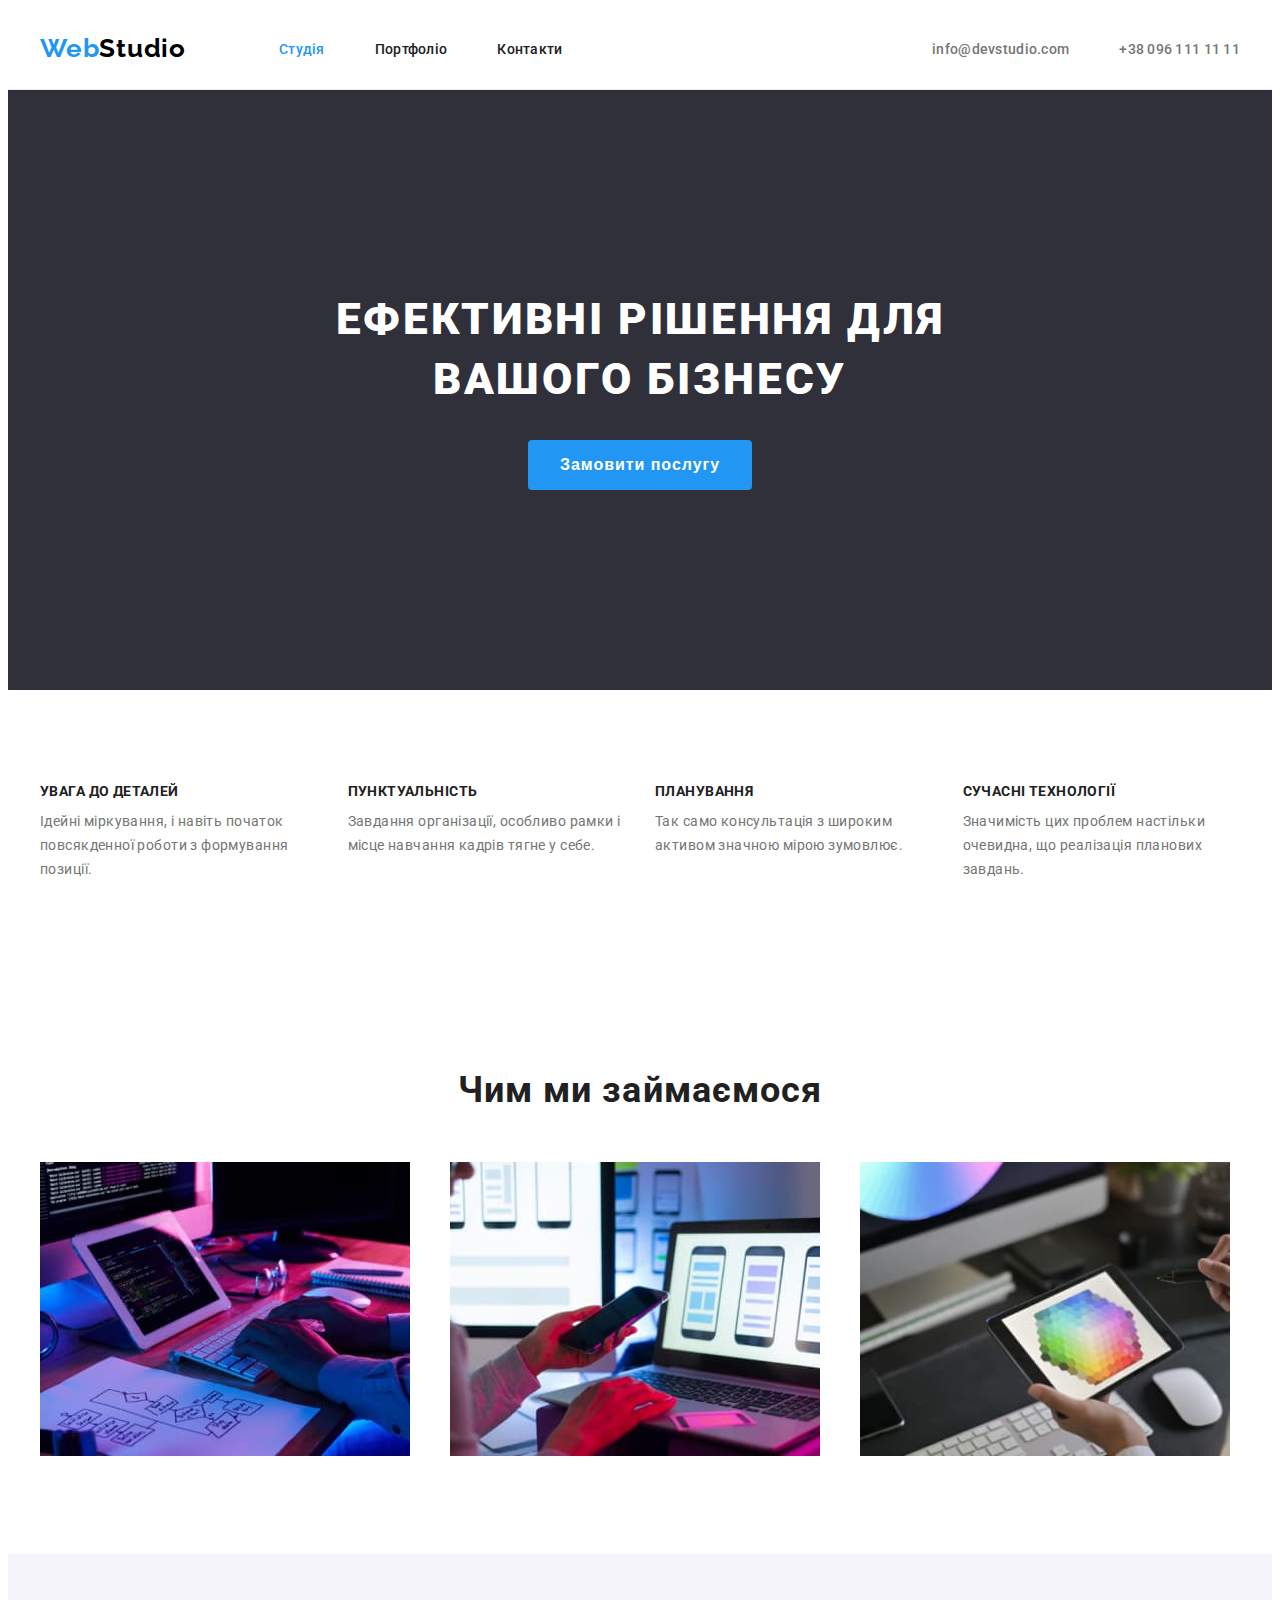
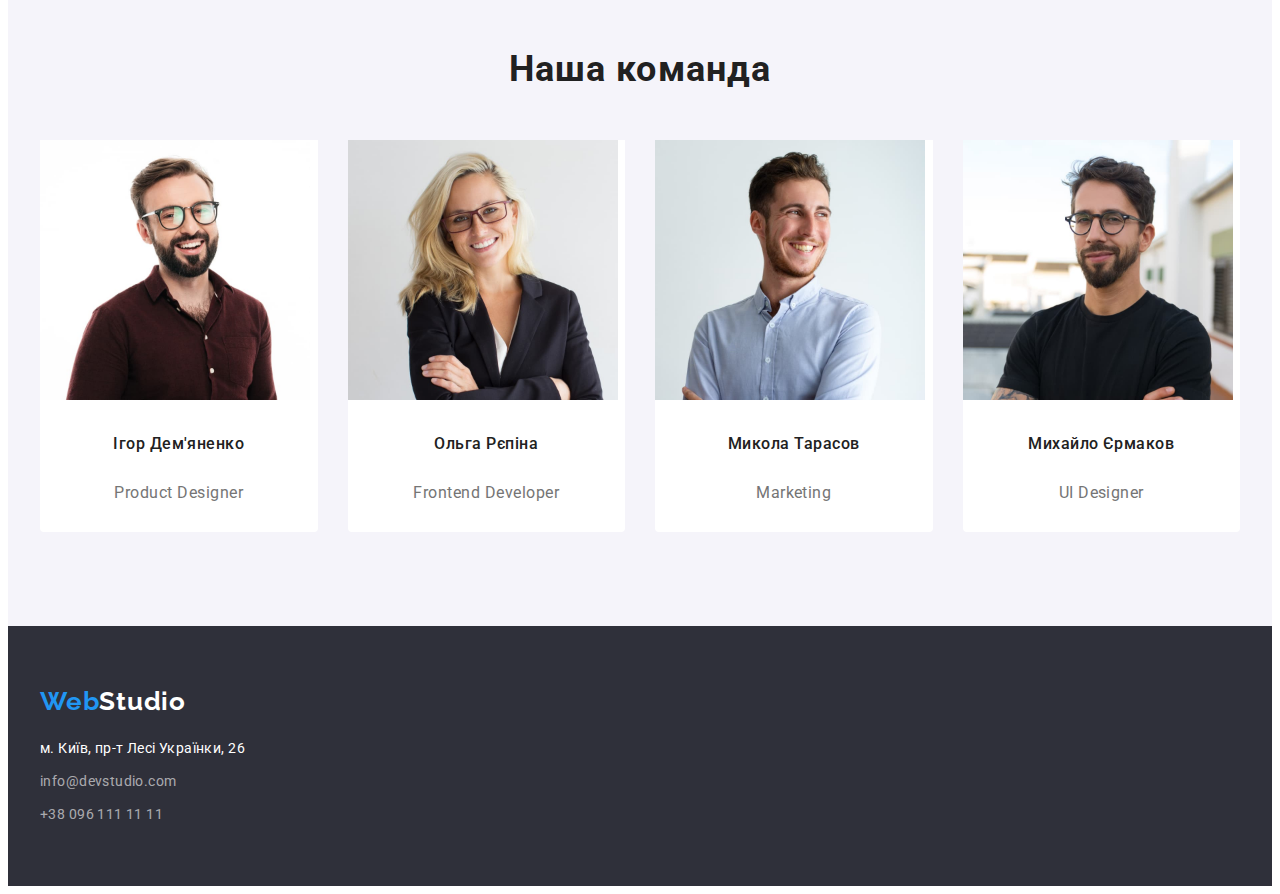
<file: index.html>
<!DOCTYPE html>
<html lang="uk">
  <head>
    <meta charset="UTF-8" />
    <meta http-equiv="X-UA-Compatible" content="IE=edge" />
    <meta name="viewport" content="width=device-width, initial-scale=1.0" />
    <title>Студія</title>
    <link rel="preconnect" href="https://fonts.googleapis.com">
    <link rel="preconnect" href="https://fonts.gstatic.com" crossorigin>
    <link href="https://fonts.googleapis.com/css2?family=Raleway:wght@700&family=Roboto:wght@400;500;700;900&display=swap"
      rel="stylesheet">
      <link rel="stylesheet" href="https://cdnjs.cloudflare.com/ajax/libs/modern-normalize/1.1.0/modern-normalize.min.css"
        integrity="sha512-wpPYUAdjBVSE4KJnH1VR1HeZfpl1ub8YT/NKx4PuQ5NmX2tKuGu6U/JRp5y+Y8XG2tV+wKQpNHVUX03MfMFn9Q=="
        crossorigin="anonymous" referrerpolicy="no-referrer" />
      <link rel="stylesheet" href="./css/styles.css">
  </head>
  <body>
    <header class="header">
      <div class="container header-container">
        <a href="./index.html" lang="en" class="logo-white logo-header links"><span class=" logo-main">Web</span>Studio</a>
        <nav class="navigation">
          <ul class="nav-list">
            <li class="list">
              <a href="./index.html" class="header-nav-link links current ">Студія</a>
            </li>
            <li class="list">
              <a href="./portfolio.html" class="header-nav-link links">Портфоліо</a>
            </li>
            <li class="list">
              <a href="#" class="header-nav-link links">Контакти</a>
            </li>
          </ul>
        </nav>
        <ul class="contacts-list">
          <li class="list">
            <a href="mailto:info@devstudio.com" class="header-nav-contacts links">info@devstudio.com</a>
          </li>
          <li class="list">
            <a href="tel:+380961111111" class="header-nav-contacts links">+38 096 111 11 11</a>
          </li>
        </ul>
      </div>
    </header>
    <main class="main">
      <!-- hero -->
      <section class="hero">
        <div class="container hero-container">
          <h1 class="hero-title">Ефективні рішення для вашого бізнесу</h1>
          <button type="button" class="hero-btn">Замовити послугу</button>
        </div>
      </section>
      <!-- Особливості -->
      <section class="features section">
        <div class="container features-container">
          <h2 class="features-title visually-hidden ">Особоливості</h2>
          <ul class="features-list">
            <li  class="features-list-item list">
              <h3  class="features-list-title">УВАГА ДО ДЕТАЛЕЙ</h3>
              <p class="features-list-text">
                Ідейні міркування, і навіть початок повсякденної роботи з
                формування позиції.
              </p>
            </li>
            <li class="features-list-item list">
              <h3 class="features-list-title">ПУНКТУАЛЬНІСТЬ</h3>
              <p class="features-list-text">
                Завдання організації, особливо рамки і місце навчання кадрів тягне
                у себе.
              </p>
            </li>
            <li class="features-list-item list">
              <h3 class="features-list-title">ПЛАНУВАННЯ</h3>
              <p class="features-list-text">
                Так само консультація з широким активом значною мірою зумовлює.
              </p>
            </li>
            <li class="features-list-item list">
              <h3 class="features-list-title">СУЧАСНІ ТЕХНОЛОГІЇ</h3>
              <p class="features-list-text">
                Значимість цих проблем настільки очевидна, що реалізація планових
                завдань.
              </p>
            </li>
          </ul>
        </div>
      </section>
      <!-- Чим займаємось -->
      <section class="jobs section">
        <div class="container jobs-container">
          <h2 class="jobs-title title">Чим ми займаємося</h2>
          <ul class="jobs-list">
            <li class="jobs-list-item list">
              <img src="./images/code.jpg" width="370" alt="людина набирає код" class="jobs-list-photo" />
            </li>
            <li class="jobs-list-item list">
              <img
                src="./images/qa.jpg"
                width="370"
                alt="людина дивиться в ноутбук та телефон"
                class="jobs-list-photo"
              />
            </li >
            <li class="jobs-list-item list">
              <img
                src="./images/design.jpg"
                width="370"
                alt="людина дивиться на планшет на екрані палітра кольорів"
                class="jobs-list-photo"
              />
            </li>
          </ul>
        </div>
      </section>
      <!-- Команда -->
      <section class="team section">
        <div class="container team-container">
          <h2 class="team-title title">Наша команда</h2>
          <ul class="team-list">
            <li class="team-list-item list">
              <img
                src="./images/igor-demyanenko.jpg"
                width="270"
                alt="чоловік з бородою в окулярах" class="team-list-photo"
              />
              <h3 class="team-list-title">Ігор Дем'яненко</h3>
              <p lang="en" class="team-list-text">Product Designer</p>
            </li>
            <li class="team-list-item list">
              <img src="./images/olga-repina.jpg" width="270" alt="жінка в окулярах" class="team-list-photo" />
              <h3 class="team-list-title">Ольга Рєпіна</h3>
              <p lang="en" class="team-list-text">Frontend Developer</p>
            </li>
            <li class="team-list-item list">
              <img src="./images/mykola-tarasov.jpg" width="270" alt="чоловік з бородою" class="team-list-photo" />
              <h3 class="team-list-title">Микола Тарасов</h3>
              <p lang="en" class="team-list-text">Marketing</p>
            </li>
            <li class="team-list-item list">
              <img
                src="./images/mikhailo-yermakov.jpg"
                width="270"
                alt="чоловік з бородою в окулярах" class="team-list-photo"
              />
              <h3 class="team-list-title">Михайло Єрмаков</h3>
              <p lang="en" class="team-list-text">UI Designer</p>
            </li>
          </ul>
        </div>
      </section>
    </main>
    <footer class="footer">
      <div class="container footer-container">
        <a href="./index.html" lang="en" class="logo-footer logo-black links"><span class="logo-main">Web</span>Studio</a>
        <address class="address">
          <ul class="address-list">
            <li class="address-list-item list">
              <a href="https://goo.gl/maps/htGMFApVirPdr92eA" rel="noreferrer noopener nofollow" class="address-item adress-item-bold links">м. Київ,
                пр-т Лесі Українки, 26</a>
            </li>
            <li class="address-list-item list">
              <a href="mailto:info@devstudio.com" class="address-item links">info@devstudio.com</a>
            </li>
            <li class="address-list-item list">
              <a href="tel:+380961111111" class="address-item links">+38 096 111 11 11</a>
            </li>
          </ul>
        </address>
      </div>
    </footer>
  </body>
</html>
</file>
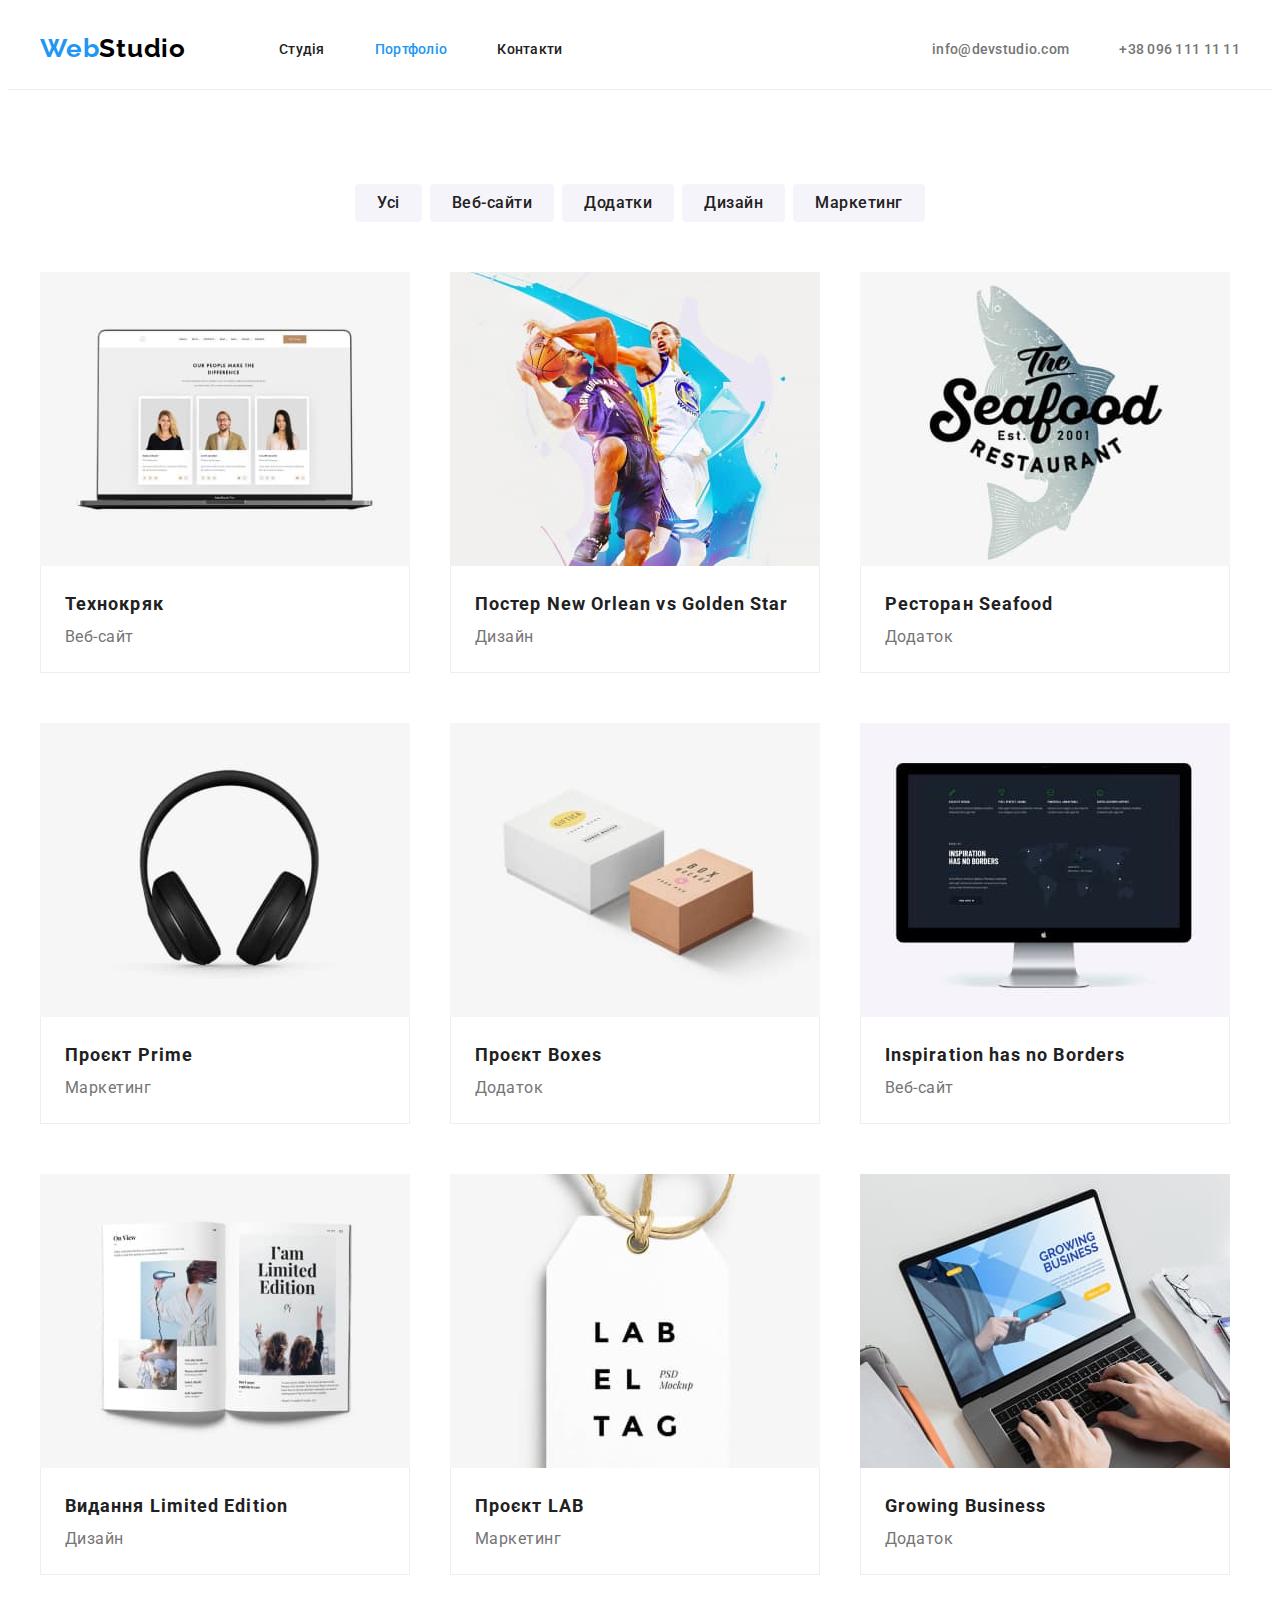
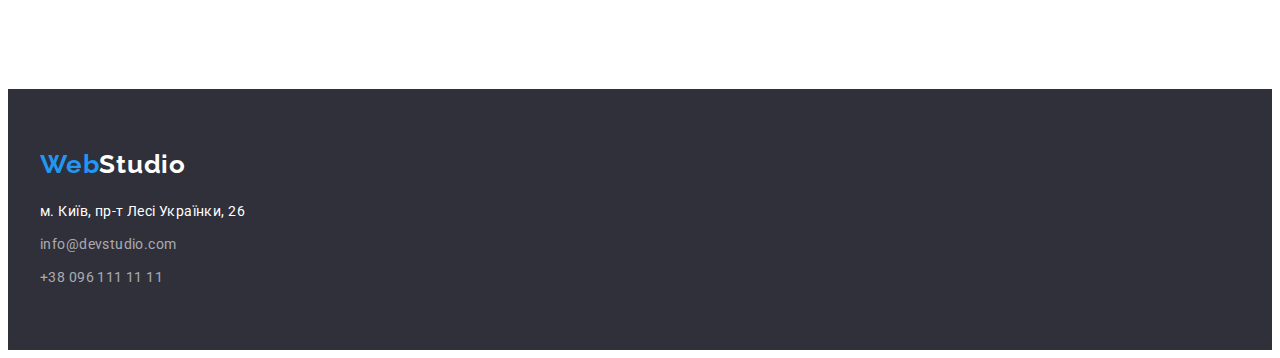
<file: portfolio.html>
<!DOCTYPE html>
<html lang="en">
<head>
    <meta charset="UTF-8">
    <meta http-equiv="X-UA-Compatible" content="IE=edge">
    <meta name="viewport" content="width=device-width, initial-scale=1.0">
    <title>Портфоліо</title>
    <link rel="preconnect" href="https://fonts.googleapis.com">
    <link rel="preconnect" href="https://fonts.gstatic.com" crossorigin>
    <link href="https://fonts.googleapis.com/css2?family=Raleway:wght@700&family=Roboto:wght@400;500;700;900&display=swap"
        rel="stylesheet">
    <link rel="stylesheet" href="https://cdnjs.cloudflare.com/ajax/libs/modern-normalize/1.1.0/modern-normalize.min.css"
    integrity="sha512-wpPYUAdjBVSE4KJnH1VR1HeZfpl1ub8YT/NKx4PuQ5NmX2tKuGu6U/JRp5y+Y8XG2tV+wKQpNHVUX03MfMFn9Q=="
            crossorigin="anonymous" referrerpolicy="no-referrer" />
    <link rel="stylesheet" href="./css/styles.css">
</head>
<body>
    <header class="header">
        <div class="container header-container">
            <a href="./index.html" lang="en" class="logo-white logo-header links"><span
                    class=" logo-main">Web</span>Studio</a>
            <nav class="navigation">
                <ul class="nav-list">
                    <li class="list">
                        <a href="./index.html" class="header-nav-link links ">Студія</a>
                    </li>
                    <li class="list">
                        <a href="./portfolio.html" class="header-nav-link links current">Портфоліо</a>
                    </li>
                    <li class="list">
                        <a href="#" class="header-nav-link links">Контакти</a>
                    </li>
                </ul>
            </nav>
            <ul class="contacts-list">
                <li class="list">
                    <a href="mailto:info@devstudio.com" class="header-nav-contacts links">info@devstudio.com</a>
                </li>
                <li class="list">
                    <a href="tel:+380961111111" class="header-nav-contacts links">+38 096 111 11 11</a>
                </li>
            </ul>
        </div>
    </header>
<main class="main-portfilio">
    
<section class="gallery section">
<div class="container container-gallery">
        <h1 class="visually-hidden">
            Портфоліо
        </h1>
        <ul class="gallery-links">
             <li class="gallery-links-item list">
                 <button  type="button" class="gallery-btn btn">
                     Усі
                 </button>
             </li>
             <li class="gallery-links-item list">
                 <button type="button" class="gallery-btn btn">
                     Веб-сайти
                 </button>
             </li>
             <li class="gallery-links-item list">
                 <button type="button" class="gallery-btn btn">
                     Додатки
                 </button>
             </li>
             <li class="gallery-links-item list">
                 <button type="button" class="gallery-btn btn">
                     Дизайн
                 </button>
             </li>
             <li class="gallery-links-item list">
                 <button type="button" class="gallery-btn btn">
                     Маркетинг
                 </button>
             </li>
       
        </ul>

            <ul class="galley-list">
                <li class="gallery-list-item list">
                    <img src="./images/technocryak.jpg" alt="Ноутбук з відкритим сайтом"  width="370" height="294" class="gallery-photo">
                    <div class="border-gallery">
                        <h2 class="gallery-list-title ">Технокряк</h2>
                        <p class="gallery-list-text ">Веб-сайт</p>
                    </div>
                </li>
                <li class="gallery-list-item list ">
                    <img src="./images/new-orlean.jpg" alt="Баскетболіст намагається закинути м'яч" width="370" height="294" class="gallery-photo">
                    <div class="border-gallery">
                        <h2 class="gallery-list-title ">Постер New Orlean vs Golden Star</h2>
                        <p class="gallery-list-text ">Дизайн</p>
                    </div>
                </li>
                <li class="gallery-list-item list">
                    <img src="./images/sea-food.jpg" alt="Логотип ресторану на фоні риби" width="370" height="294" class="gallery-photo">
                    <div class="border-gallery">
                        <h2 class="gallery-list-title ">Ресторан Seafood</h2>
                        <p class="gallery-list-text ">Додаток</p>
                    </div>
                </li>
                <li class="gallery-list-item list">
                    <img src="./images/prime.jpg" alt="Навушники" width="370" height="294" class="gallery-photo">
                    <div class="border-gallery">
                        <h2 class="gallery-list-title ">Проєкт Prime</h2>
                        <p class="gallery-list-text ">Маркетинг</p>
                    </div>
                </li>
                <li class="gallery-list-item list">
                    <img src="./images/boxes.jpg" alt="Дві коробки" width="370" height="294" class="gallery-photo">
                    <div class="border-gallery">
                        <h2 class="gallery-list-title ">Проєкт Boxes</h2>
                        <p class="gallery-list-text ">Додаток</p>
                    </div>
                </li>
                <li class="gallery-list-item list">
                    <img src="./images/inspiration-has-no-borders.jpg" alt="Манітор комп'ютера з ввімкненим сайтом" width="370" height="294" class="gallery-photo">
                    <div class="border-gallery">
                        <h2 class="gallery-list-title ">Inspiration has no Borders</h2>
                        <p class="gallery-list-text ">Веб-сайт</p>
                    </div>
                </li>
                <li class="gallery-list-item list">
                    <img src="./images/limited-edition.jpg" alt="Розгорнутий журнал" width="370" height="294" class="gallery-photo">
                    <div class="border-gallery">
                        <h2 class="gallery-list-title ">Видання Limited Edition</h2>
                        <p class="gallery-list-text ">Дизайн</p>
                    </div>
                </li>
                <li class="gallery-list-item list">
                    <img src="./images/lab.jpg" alt="Бірка" width="370" height="294" class="gallery-photo">
                    <div class="border-gallery">
                        <h2 class="gallery-list-title ">Проєкт LAB</h2>
                        <p class="gallery-list-text ">Маркетинг</p>
                    </div>
                </li>
                <li class="gallery-list-item list">
                    <img src="./images/growing-business.jpg" alt="Людина друкує на ноутбуці" width="370" height="294" class="gallery-photo">
                    <div class="border-gallery">
                        <h2 class="gallery-list-title ">Growing Business</h2>
                        <p class="gallery-list-text ">Додаток</p>
                    </div>
                </li>
            </ul>

</div>
</section>
</main>
    <footer class="footer">
        <div class="container footer-container">
            <a href="./index.html" lang="en" class="logo-footer logo-black links"><span
                    class="logo-main">Web</span>Studio</a>
            <address class="address">
                <ul class="address-list">
                    <li class="address-list-item list">
                        <a href="https://goo.gl/maps/htGMFApVirPdr92eA" rel="noreferrer noopener nofollow"
                            class="address-item adress-item-bold links">м. Київ,
                            пр-т Лесі Українки, 26</a>
                    </li>
                    <li class="address-list-item list">
                        <a href="mailto:info@devstudio.com" class="address-item links">info@devstudio.com</a>
                    </li>
                    <li class="address-list-item list">
                        <a href="tel:+380961111111" class="address-item links">+38 096 111 11 11</a>
                    </li>
                </ul>
            </address>
        </div>
    </footer>
</body>
</html>
</file>
<file: css/styles.css>
:root{
    --color-white:#FFFFFF;
    --color-main:#212121;
    --color-blue:#2196F3;
    --color-black:#000000;
    --color-grey:#757575;
    --bcg-team:#F5F4FA;
    --address-color:rgba(255, 255, 255, 0.6);
    --bcg-hero:#2F303A;
    --font-ralewey:'Raleway', sans-serif;
    --font-roboto:'Roboto', sans-serif;
}

h1,
h2,
h3,
h4,
h5,
h6,
p {
    margin: 0;
}

ul {
    list-style: 0;
    margin: 0;
    padding: 0;
}
body{
    font-family: var(--font-roboto) ;
    color: var(--color-main);
}
.section{
padding-top: 94px;
    padding-bottom: 94px;
}
.container{
    width: 1200px;
    padding-left: 15px;
    padding-right: 15px;
    margin: 0 auto;

}
.title{
    font-size: 36px;
    line-height: 1.17;
    text-align: center;
    letter-spacing: 0.03em;
}
.list{
    list-style: none;
}
.links{
    text-decoration: none;
}

/* ---------------Header---------------- */

.header {
    border-bottom: 1px solid #ECECEC;
}
.header-container{
    display: flex;
    align-items: center;
    padding-top: 25px;
    padding-bottom: 25px;

}
.logo-header{
    margin-right: 93px;
}

.logo-white {
    font-family: var(--font-ralewey);
    font-style: normal;
    font-weight: 700;
    font-size: 26px;
    line-height: 1.19;
    letter-spacing: 0.03em;
    color: var(--color-black);
}

.logo-main, .current {
    color: var(--color-blue);
}
.navigation{
    margin-right: auto;
}
.nav-list{
    display: flex;
    gap: 50px;
}

.header-nav-link {
    font-weight: 500;
    font-size: 14px;
    line-height: 1.14;
    letter-spacing: 0.02em;
    color: var(--color-main)

}

.header-nav-link:hover,
.header-nav-link:focus,
.current{
    color: var(--color-blue);
}
.contacts-list{
    display: flex;
    gap: 50px;
}

.header-nav-contacts {
    font-weight: 500;
    font-size: 14px;
    line-height: 1.14;
    letter-spacing: 0.02em;
    color: var(--color-grey);
}
.header-nav-contacts:hover,
.header-nav-contacts:focus{
    color: var(--color-blue);
}



/* ---------------Hero---------------- */
.main {
}

.hero {
    background: var(--bcg-hero);
    padding-top: 200px;
    padding-bottom: 200px;
    }

.hero-container{
}

.hero-title {
    font-weight: 900;
    font-size: 44px;
    line-height: 1.36;
    text-align: center;
    letter-spacing: 0.06em;
    text-transform: uppercase;
    color: var(--color-white);
    max-width: 696px;
    margin-left: auto;
    margin-right: auto;
    margin-bottom: 30px;
}

.hero-btn {
    
    font-style: inherit;
    font-weight: 700;
    font-size: 16px;
    line-height: 1.88;
    display: flex;
    align-items: center;
    text-align: center;
    letter-spacing: 0.06em;
    border-radius: 4px;
    border:none;
    color: var(--color-white);
    background: var(--color-blue);
    cursor: pointer;
    padding: 10px 32px;
    margin-left: auto;
    margin-right: auto;
    
    
   
}
.visually-hidden {
    position: absolute;
    width: 1px;
    height: 1px;
    margin: -1px;
    border: 0;
    padding: 0;
    white-space: nowrap;
    clip-path: inset(100%);
    clip: rect(0 0 0 0);
    overflow: hidden;
}


/* ---------------Особливості---------------- */


.features {

}
.features-container{

}
.features-title {}

.features-list {
    display: flex;
    column-gap: 30px;
    margin-left: auto;
    margin-right: auto;
}


.features-list-item {
     width: calc((100% - 90px)/ 4);

}

.features-list-title {
    font-size: 14px;
    line-height: 1.14;
    letter-spacing: 0.03em;
text-transform: uppercase;
margin-bottom: 10px;

}

.features-list-text {
    font-size: 14px;
    line-height: 1.71;
    letter-spacing: 0.03em;
    color: var(--color-grey);
}




/* ---------------Чим займаємось---------------- */


.jobs {}
.jobs-container{
}
.jobs-title {
    margin-bottom: 50px;
}

.jobs-list {
    display: flex;
    column-gap: 30px;
    margin-left: auto;
    margin-right: auto;
}

.jobs-list-item {
    width: calc((100% - 60px) / 3);
        
}

.jobs-list-photo {}




/* ---------------Команда---------------- */




.team {
    background-color: var(--bcg-team);
}
.team-container{
    
}

.team-title {
    margin-bottom: 50px;
}

.team-list {
    display: flex;
    gap: 30px;
    margin-left: auto;
    margin-right: auto;
}

.team-list-item {
    background-color: var(--color-white);
    padding-bottom: 30px;
    border-radius: 0 0 4px 4px;
    width: calc((100% - 60px) / 3);
}

.team-list-photo {
}

.team-list-title { 
    font-weight: 500;
    font-size: 16px;
    line-height: 1.19;
    text-align: center;
    letter-spacing: 0.03em;
    color: var(--color-main);
    margin-bottom: 30px;
    margin-top: 30px;
}

.team-list-text {
    font-size: 16px;
    line-height: 1.19;
    text-align: center;
    letter-spacing: 0.03em;
    color: var(--color-grey);
}




/* ---------------footer---------------- */


.footer {
    background-color: var(--bcg-hero);
    padding-top: 60px;
    padding-bottom: 60px;
}
.footer-container{
    
}

.logo-footer{
    display: inline-block;
    margin-bottom: 20px;
}
.logo-black{
    font-family: var(--font-ralewey);
    font-style: normal;
    font-weight: 700;
    font-size: 26px;
    line-height: 1.19;
    letter-spacing: 0.03em;
    color: var(--color-white);
}

.address {
    font-style: inherit;
}
.address-list{

}
.address-list-item:not(:first-child){
    margin-top: 9px;
}

.address-item {
    font-weight: 400;
    font-size: 14px;
    line-height: 1.71;
    letter-spacing: 0.03em;
    color: var(--address-color);
}
.adress-item-bold{
    color: var(--color-white);
}
.address-item:hover,
.address-item:focus{
color: var(--color-blue);
}



/* ---------------ПОРТФОЛІО---------------- */





/* ---------------Галерея---------------- */
.main-portfilio {}
.container-gallery{

}

.gallery {}
.container-gallery-btn{

}

.gallery-links {
    display: flex;
    margin-bottom: 50px;
    column-gap: 8px;
    justify-content: center;



}


.gallery-links-item {

}

.gallery-btn {
    font-family: inherit;
        font-weight: 500;
        font-size: 16px;
        line-height: 1.63;
        text-align: center;
        letter-spacing: 0.03em;
        color: #212121;
        background-color: var(--bcg-team);
        
        cursor: pointer;
        padding: 6px 22px;
}
.btn{

        background: var(--bcg-team);
        border-radius: 4px;
    border: none;

}
.gallery-btn:hover,
.gallery-btn:active{
    color: var(--color-white);
    background: var(--color-blue);
}
.gallery-photo{
    display: block;
    width: 100%;
    height: auto;

}
.galley-list {
    display: flex;
    flex-wrap: wrap;
    gap: 30px;

   
}

.gallery-list-item {
    box-sizing: border-box;
   
    width: calc((100% - 60px)/ 3);
    padding-bottom: 20px;
    padding-right: 10px;


}
.border-gallery{
    border-bottom: 1px solid #eeeeee;
    border-left: 1px solid #eeeeee;
    border-right: 1px solid #eeeeee;
    padding-top: 20px;
    padding-bottom: 20px;
    padding-left: 24px;
}


.gallery-list-title {
    font-size: 18px;
    line-height: 2;
    letter-spacing: 0.06em;


}

.gallery-list-text {
    font-size: 16px;
    line-height: 1.88;
    letter-spacing: 0.03em;
    color: var(--color-grey);

}
</file>
